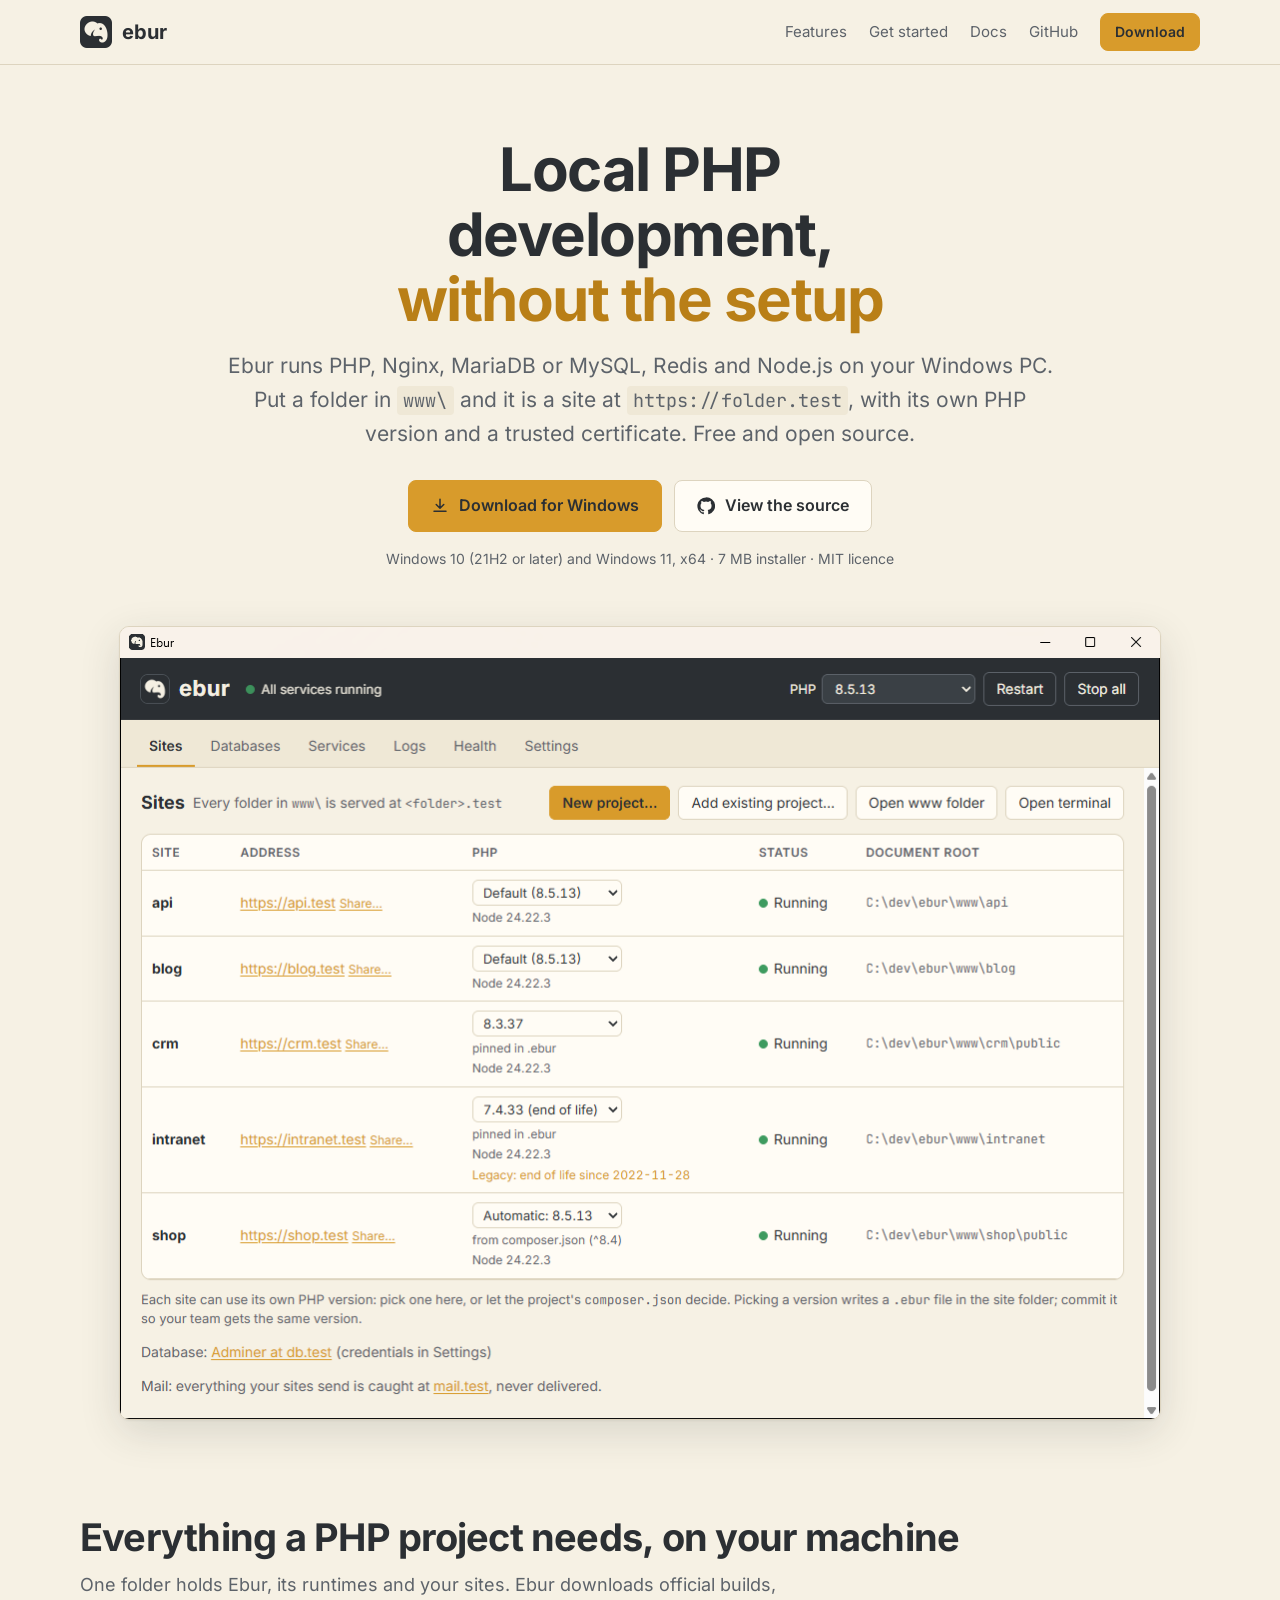
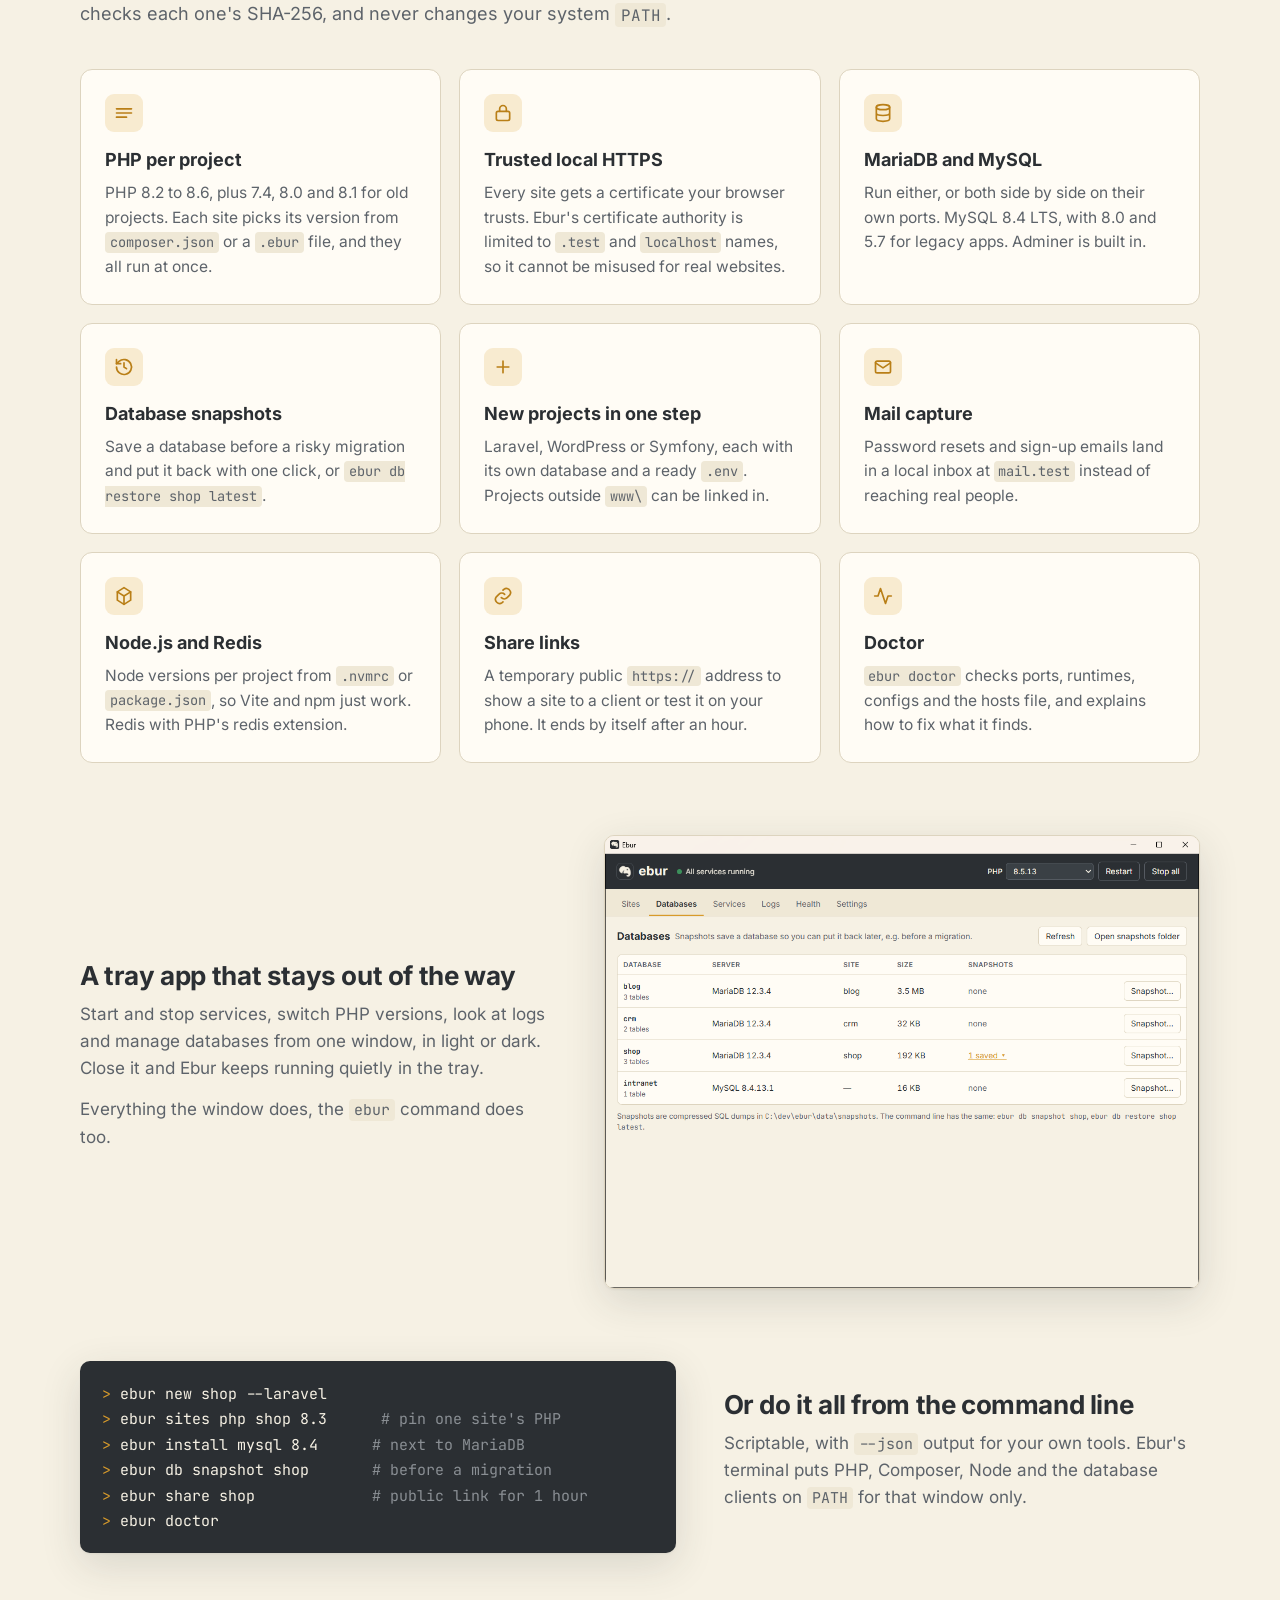
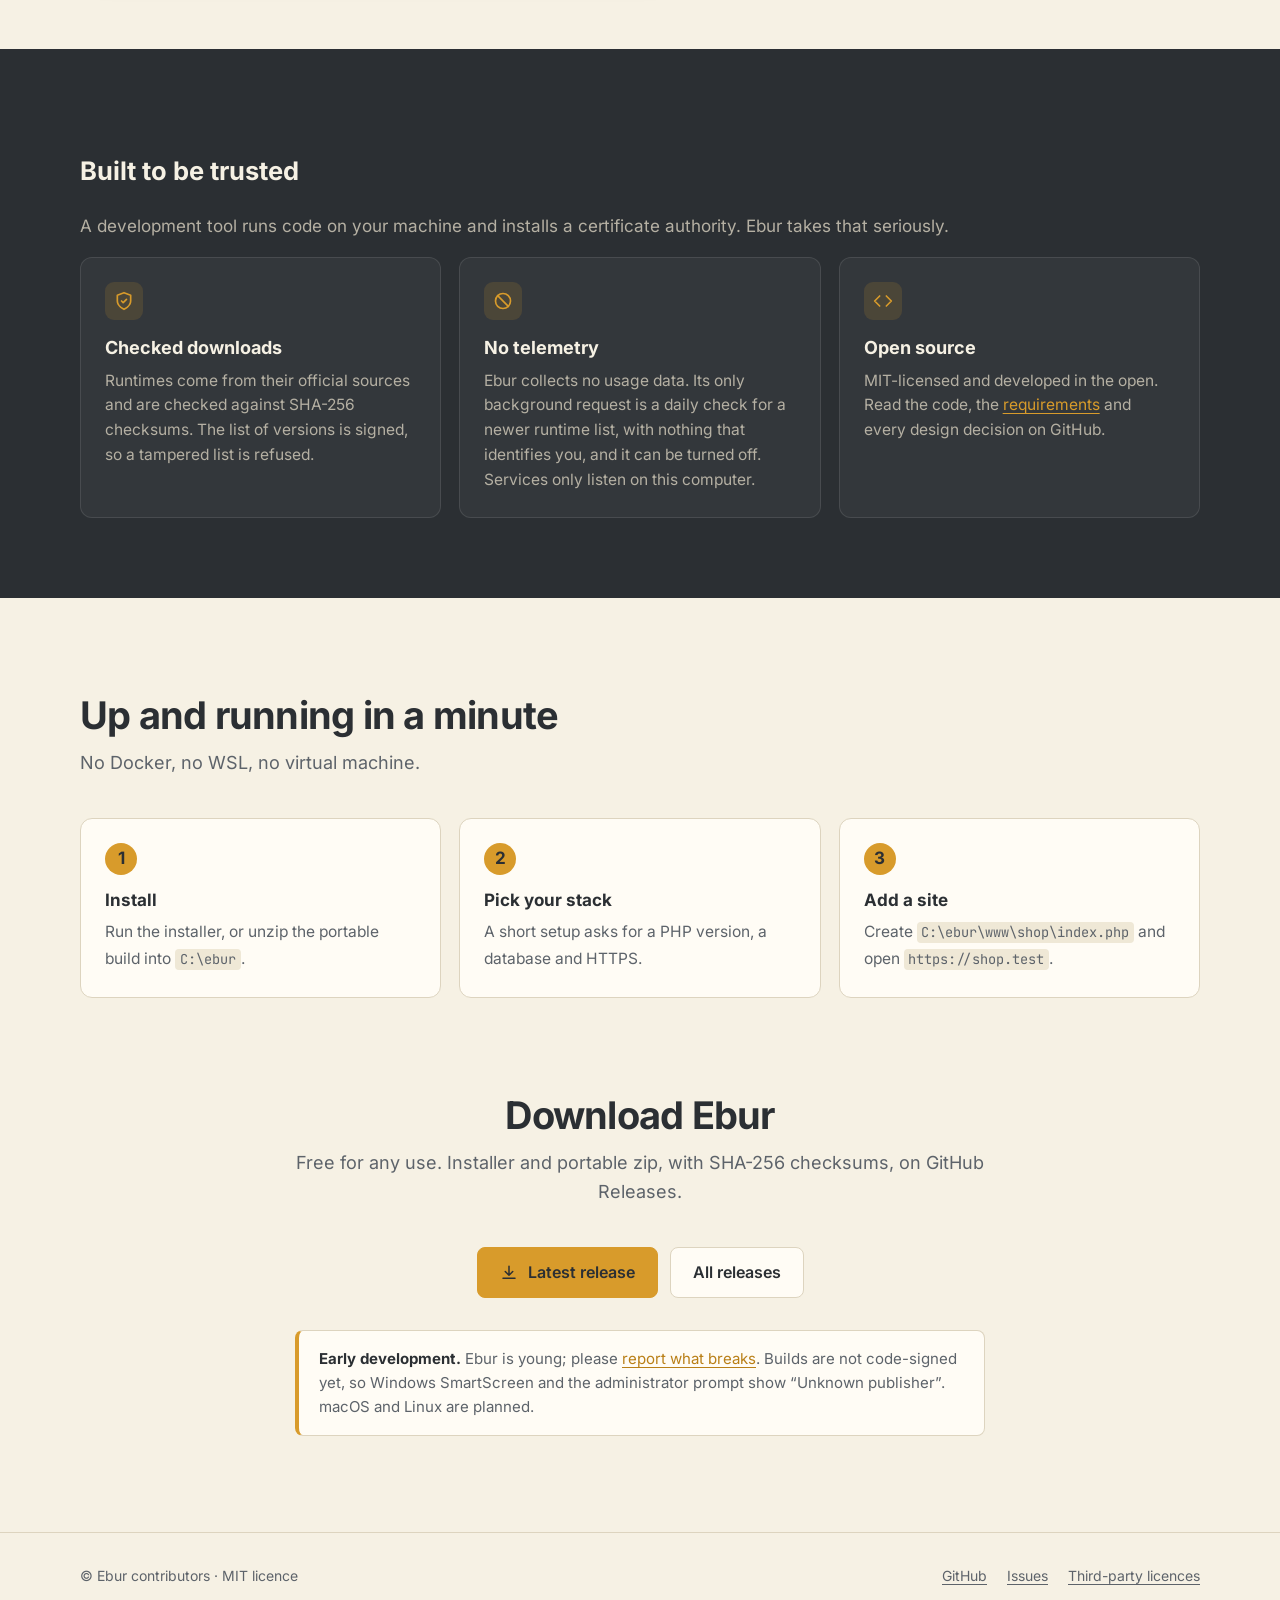
<file: index.html>
<!doctype html>
<html lang="en">
<head>
  <meta charset="utf-8">
  <meta name="viewport" content="width=device-width, initial-scale=1">
  <title>Ebur: local PHP development for Windows</title>
  <meta name="description" content="Ebur is a free, open-source local PHP development environment for Windows: PHP per project, Nginx, MariaDB or MySQL, Redis, Node.js and trusted local HTTPS, in one folder.">
  <meta name="color-scheme" content="light dark">
  <meta name="theme-color" content="#f6f1e4" media="(prefers-color-scheme: light)">
  <meta name="theme-color" content="#1f2225" media="(prefers-color-scheme: dark)">
  <!-- When the site moves to its own domain, update every https://ebur-dev.github.io/ URL in this file, robots.txt and sitemap.xml. -->
  <link rel="canonical" href="https://ebur-dev.github.io/">
  <meta property="og:type" content="website">
  <meta property="og:site_name" content="Ebur">
  <meta property="og:url" content="https://ebur-dev.github.io/">
  <meta property="og:title" content="Ebur: local PHP development for Windows">
  <meta property="og:description" content="Free and open source. Every folder is a site with its own PHP version, HTTPS and database.">
  <meta property="og:image" content="https://ebur-dev.github.io/assets/og.png">
  <meta property="og:image:width" content="1200">
  <meta property="og:image:height" content="630">
  <meta property="og:image:alt" content="Ebur: local PHP development for Windows, next to its Sites window">
  <meta name="twitter:card" content="summary_large_image">
  <meta name="twitter:title" content="Ebur: local PHP development for Windows">
  <meta name="twitter:description" content="Free and open source. Every folder is a site with its own PHP version, HTTPS and database.">
  <meta name="twitter:image" content="https://ebur-dev.github.io/assets/og.png">
  <script type="application/ld+json">
  {
    "@context": "https://schema.org",
    "@type": "SoftwareApplication",
    "name": "Ebur",
    "description": "A free, open-source local PHP development environment for Windows: PHP per project, Nginx, MariaDB or MySQL, Redis, Node.js and trusted local HTTPS, in one folder.",
    "url": "https://ebur-dev.github.io/",
    "applicationCategory": "DeveloperApplication",
    "operatingSystem": "Windows 10, Windows 11",
    "isAccessibleForFree": true,
    "offers": { "@type": "Offer", "price": "0", "priceCurrency": "USD" },
    "license": "https://opensource.org/licenses/MIT",
    "downloadUrl": "https://github.com/ebur-dev/ebur/releases/latest",
    "image": "https://ebur-dev.github.io/assets/ebur.png",
    "screenshot": "https://ebur-dev.github.io/assets/sites.png",
    "sameAs": ["https://github.com/ebur-dev/ebur"]
  }
  </script>
  <link rel="icon" href="favicon.ico" sizes="any">
  <link rel="icon" href="assets/ebur.png" type="image/png">
  <link rel="preload" href="fonts/inter.woff2" as="font" type="font/woff2" crossorigin>
  <link rel="stylesheet" href="style.css">
</head>
<body>

<header class="top">
  <div class="wrap">
    <a class="brand" href="#"><img src="assets/ebur.png" alt="" width="32" height="32">ebur</a>
    <nav>
      <a class="opt" href="#features">Features</a>
      <a class="opt" href="#start">Get started</a>
      <a class="opt" href="https://github.com/ebur-dev/ebur#readme">Docs</a>
      <a href="https://github.com/ebur-dev/ebur">GitHub</a>
      <a class="btn small primary" href="#download">Download</a>
    </nav>
  </div>
</header>

<main>
  <div class="hero wrap">
    <h1>Local PHP development, <em>without the setup</em></h1>
    <p class="lead">Ebur runs PHP, Nginx, MariaDB or MySQL, Redis and Node.js on your Windows PC. Put a folder in <code>www\</code> and it is a site at <code>https://folder.test</code>, with its own PHP version and a trusted certificate. Free and open source.</p>
    <div class="actions">
      <a class="btn primary" href="https://github.com/ebur-dev/ebur/releases/latest">
        <svg viewBox="0 0 24 24" fill="none" stroke="currentColor" stroke-width="2" stroke-linecap="round" stroke-linejoin="round" aria-hidden="true"><path d="M12 3v12m0 0-5-5m5 5 5-5M4 19h16"/></svg>
        Download for Windows
      </a>
      <a class="btn" href="https://github.com/ebur-dev/ebur">
        <svg viewBox="0 0 24 24" fill="currentColor" aria-hidden="true"><path d="M12 .5a11.5 11.5 0 0 0-3.64 22.41c.58.1.79-.25.79-.56v-2c-3.2.7-3.88-1.37-3.88-1.37-.52-1.33-1.28-1.69-1.28-1.69-1.05-.71.08-.7.08-.7 1.16.08 1.77 1.19 1.77 1.19 1.03 1.77 2.7 1.26 3.36.96.1-.75.4-1.26.73-1.55-2.55-.29-5.24-1.28-5.24-5.68 0-1.26.45-2.28 1.19-3.09-.12-.29-.52-1.46.11-3.05 0 0 .97-.31 3.17 1.18a11 11 0 0 1 5.77 0c2.2-1.49 3.17-1.18 3.17-1.18.63 1.59.23 2.76.11 3.05.74.81 1.19 1.83 1.19 3.09 0 4.41-2.69 5.38-5.25 5.67.41.36.78 1.06.78 2.14v3.17c0 .31.21.67.8.56A11.5 11.5 0 0 0 12 .5Z"/></svg>
        View the source
      </a>
    </div>
    <p class="fine">Windows 10 (21H2 or later) and Windows 11, x64 &middot; 7 MB installer &middot; MIT licence</p>
    <div class="shot">
      <picture>
        <source media="(prefers-color-scheme: dark)" srcset="assets/sites-dark.png">
        <img src="assets/sites.png" width="1042" height="793" alt="Ebur's Sites tab: five local sites running over HTTPS, each on its own PHP version (8.5, 8.3 and a legacy 7.4)">
      </picture>
    </div>
  </div>

  <section id="features">
    <div class="wrap">
      <h2>Everything a PHP project needs, on your machine</h2>
      <p class="intro">One folder holds Ebur, its runtimes and your sites. Ebur downloads official builds, checks each one's SHA-256, and never changes your system <code>PATH</code>.</p>
      <div class="grid">
        <div class="card">
          <div class="icon"><svg viewBox="0 0 24 24" fill="none" stroke="currentColor" stroke-width="2" stroke-linecap="round" stroke-linejoin="round"><path d="M3 7h18M3 12h18M3 17h12"/></svg></div>
          <h3>PHP per project</h3>
          <p>PHP 8.2 to 8.6, plus 7.4, 8.0 and 8.1 for old projects. Each site picks its version from <code>composer.json</code> or a <code>.ebur</code> file, and they all run at once.</p>
        </div>
        <div class="card">
          <div class="icon"><svg viewBox="0 0 24 24" fill="none" stroke="currentColor" stroke-width="2" stroke-linecap="round" stroke-linejoin="round"><rect x="4" y="10" width="16" height="11" rx="2"/><path d="M8 10V7a4 4 0 0 1 8 0v3"/></svg></div>
          <h3>Trusted local HTTPS</h3>
          <p>Every site gets a certificate your browser trusts. Ebur's certificate authority is limited to <code>.test</code> and <code>localhost</code> names, so it cannot be misused for real websites.</p>
        </div>
        <div class="card">
          <div class="icon"><svg viewBox="0 0 24 24" fill="none" stroke="currentColor" stroke-width="2" stroke-linecap="round" stroke-linejoin="round"><ellipse cx="12" cy="5" rx="8" ry="3"/><path d="M4 5v14c0 1.7 3.6 3 8 3s8-1.3 8-3V5M4 12c0 1.7 3.6 3 8 3s8-1.3 8-3"/></svg></div>
          <h3>MariaDB and MySQL</h3>
          <p>Run either, or both side by side on their own ports. MySQL 8.4 LTS, with 8.0 and 5.7 for legacy apps. Adminer is built in.</p>
        </div>
        <div class="card">
          <div class="icon"><svg viewBox="0 0 24 24" fill="none" stroke="currentColor" stroke-width="2" stroke-linecap="round" stroke-linejoin="round"><path d="M3 12a9 9 0 1 0 3-6.7L3 8"/><path d="M3 3v5h5M12 7v5l3 2"/></svg></div>
          <h3>Database snapshots</h3>
          <p>Save a database before a risky migration and put it back with one click, or <code>ebur db restore shop latest</code>.</p>
        </div>
        <div class="card">
          <div class="icon"><svg viewBox="0 0 24 24" fill="none" stroke="currentColor" stroke-width="2" stroke-linecap="round" stroke-linejoin="round"><path d="M12 5v14M5 12h14"/></svg></div>
          <h3>New projects in one step</h3>
          <p>Laravel, WordPress or Symfony, each with its own database and a ready <code>.env</code>. Projects outside <code>www\</code> can be linked in.</p>
        </div>
        <div class="card">
          <div class="icon"><svg viewBox="0 0 24 24" fill="none" stroke="currentColor" stroke-width="2" stroke-linecap="round" stroke-linejoin="round"><rect x="3" y="5" width="18" height="14" rx="2"/><path d="m3 7 9 6 9-6"/></svg></div>
          <h3>Mail capture</h3>
          <p>Password resets and sign-up emails land in a local inbox at <code>mail.test</code> instead of reaching real people.</p>
        </div>
        <div class="card">
          <div class="icon"><svg viewBox="0 0 24 24" fill="none" stroke="currentColor" stroke-width="2" stroke-linecap="round" stroke-linejoin="round"><path d="M12 2 4 7v10l8 5 8-5V7z"/><path d="M12 22V12M4 7l8 5 8-5"/></svg></div>
          <h3>Node.js and Redis</h3>
          <p>Node versions per project from <code>.nvmrc</code> or <code>package.json</code>, so Vite and npm just work. Redis with PHP's redis extension.</p>
        </div>
        <div class="card">
          <div class="icon"><svg viewBox="0 0 24 24" fill="none" stroke="currentColor" stroke-width="2" stroke-linecap="round" stroke-linejoin="round"><path d="M10 14a5 5 0 0 0 7 0l3-3a5 5 0 0 0-7-7l-1 1"/><path d="M14 10a5 5 0 0 0-7 0l-3 3a5 5 0 0 0 7 7l1-1"/></svg></div>
          <h3>Share links</h3>
          <p>A temporary public <code>https://</code> address to show a site to a client or test it on your phone. It ends by itself after an hour.</p>
        </div>
        <div class="card">
          <div class="icon"><svg viewBox="0 0 24 24" fill="none" stroke="currentColor" stroke-width="2" stroke-linecap="round" stroke-linejoin="round"><path d="M22 12h-4l-3 9L9 3l-3 9H2"/></svg></div>
          <h3>Doctor</h3>
          <p><code>ebur doctor</code> checks ports, runtimes, configs and the hosts file, and explains how to fix what it finds.</p>
        </div>
      </div>

      <div class="split">
        <div>
          <h3>A tray app that stays out of the way</h3>
          <p>Start and stop services, switch PHP versions, look at logs and manage databases from one window, in light or dark. Close it and Ebur keeps running quietly in the tray.</p>
          <p>Everything the window does, the <code>ebur</code> command does too.</p>
        </div>
        <div class="shot"><img src="assets/databases.png" width="1042" height="793" loading="lazy" alt="Databases tab listing databases on MariaDB 12.3 and MySQL 8.4, with their sizes, sites and snapshots"></div>
      </div>

      <div class="split flip">
        <div>
          <h3>Or do it all from the command line</h3>
          <p>Scriptable, with <code>--json</code> output for your own tools. Ebur's terminal puts PHP, Composer, Node and the database clients on <code>PATH</code> for that window only.</p>
        </div>
<pre class="term"><span class="p">&gt;</span> ebur new shop --laravel
<span class="p">&gt;</span> ebur sites php shop 8.3      <span class="c"># pin one site's PHP</span>
<span class="p">&gt;</span> ebur install mysql 8.4      <span class="c"># next to MariaDB</span>
<span class="p">&gt;</span> ebur db snapshot shop       <span class="c"># before a migration</span>
<span class="p">&gt;</span> ebur share shop             <span class="c"># public link for 1 hour</span>
<span class="p">&gt;</span> ebur doctor</pre>
      </div>
    </div>
  </section>

  <div class="band">
    <div class="wrap">
      <h2>Built to be trusted</h2>
      <p class="intro">A development tool runs code on your machine and installs a certificate authority. Ebur takes that seriously.</p>
      <div class="grid">
        <div class="card">
          <div class="icon"><svg viewBox="0 0 24 24" fill="none" stroke="currentColor" stroke-width="2" stroke-linecap="round" stroke-linejoin="round"><path d="M12 22s8-4 8-10V5l-8-3-8 3v7c0 6 8 10 8 10z"/><path d="m9 12 2 2 4-4"/></svg></div>
          <h3>Checked downloads</h3>
          <p>Runtimes come from their official sources and are checked against SHA-256 checksums. The list of versions is signed, so a tampered list is refused.</p>
        </div>
        <div class="card">
          <div class="icon"><svg viewBox="0 0 24 24" fill="none" stroke="currentColor" stroke-width="2" stroke-linecap="round" stroke-linejoin="round"><circle cx="12" cy="12" r="9"/><path d="M5.6 5.6l12.8 12.8"/></svg></div>
          <h3>No telemetry</h3>
          <p>Ebur collects no usage data. Its only background request is a daily check for a newer runtime list, with nothing that identifies you, and it can be turned off. Services only listen on this computer.</p>
        </div>
        <div class="card">
          <div class="icon"><svg viewBox="0 0 24 24" fill="none" stroke="currentColor" stroke-width="2" stroke-linecap="round" stroke-linejoin="round"><path d="m16 18 6-6-6-6M8 6l-6 6 6 6"/></svg></div>
          <h3>Open source</h3>
          <p>MIT-licensed and developed in the open. Read the code, the <a href="https://github.com/ebur-dev/ebur#readme">requirements</a> and every design decision on GitHub.</p>
        </div>
      </div>
    </div>
  </div>

  <section id="start">
    <div class="wrap">
      <h2>Up and running in a minute</h2>
      <p class="intro">No Docker, no WSL, no virtual machine.</p>
      <ol class="steps">
        <li><strong>Install</strong><span>Run the installer, or unzip the portable build into <code>C:\ebur</code>.</span></li>
        <li><strong>Pick your stack</strong><span>A short setup asks for a PHP version, a database and HTTPS.</span></li>
        <li><strong>Add a site</strong><span>Create <code>C:\ebur\www\shop\index.php</code> and open <code>https://shop.test</code>.</span></li>
      </ol>
    </div>
  </section>

  <section class="download" id="download">
    <div class="wrap">
      <h2>Download Ebur</h2>
      <p class="intro">Free for any use. Installer and portable zip, with SHA-256 checksums, on GitHub Releases.</p>
      <div class="actions" style="display:flex;gap:12px;justify-content:center;flex-wrap:wrap">
        <a class="btn primary" href="https://github.com/ebur-dev/ebur/releases/latest">
          <svg viewBox="0 0 24 24" fill="none" stroke="currentColor" stroke-width="2" stroke-linecap="round" stroke-linejoin="round" aria-hidden="true"><path d="M12 3v12m0 0-5-5m5 5 5-5M4 19h16"/></svg>
          Latest release
        </a>
        <a class="btn" href="https://github.com/ebur-dev/ebur/releases">All releases</a>
      </div>
      <div class="notice">
        <strong>Early development.</strong> Ebur is young; please <a href="https://github.com/ebur-dev/ebur/issues">report what breaks</a>.
        Builds are not code-signed yet, so Windows SmartScreen and the administrator prompt show &ldquo;Unknown publisher&rdquo;.
        macOS and Linux are planned.
      </div>
    </div>
  </section>
</main>

<footer>
  <div class="wrap">
    <span>&copy; Ebur contributors &middot; MIT licence</span>
    <div class="links">
      <a href="https://github.com/ebur-dev/ebur">GitHub</a>
      <a href="https://github.com/ebur-dev/ebur/issues">Issues</a>
      <a href="https://github.com/ebur-dev/ebur/blob/main/THIRD_PARTY.md">Third-party licences</a>
    </div>
  </div>
</footer>

</body>
</html>
</file>
<file: style.css>
/* Ebur website. Same palette as the app: warm ivory, elephant grey, one
   gold accent. Fonts are served from this site (no third-party requests). */
@font-face {
  font-family: "Inter Variable";
  src: url("fonts/inter.woff2") format("woff2");
  font-weight: 100 900;
  font-display: swap;
}
@font-face {
  font-family: "JetBrains Mono Variable";
  src: url("fonts/jetbrains-mono.woff2") format("woff2");
  font-weight: 100 800;
  font-display: swap;
}

:root {
  --bg: #f6f1e4;
  --surface: #fffcf5;
  --surface-2: #efe8d6;
  --text: #2b2f33;
  --muted: #5d636a;
  --border: #ddd4bf;
  --gold: #d89b2b;
  --gold-strong: #b97f17;
  --band: #2b2f33;
  --band-text: #f6f1e4;
  --code-bg: #2b2f33;
  --code-text: #f6f1e4;
  --shadow: 0 1px 2px rgba(43, 47, 51, .06), 0 12px 40px rgba(43, 47, 51, .14);
  --font-ui: "Inter Variable", "Segoe UI Variable", "Segoe UI", system-ui, sans-serif;
  --font-mono: "JetBrains Mono Variable", Consolas, ui-monospace, monospace;
  color-scheme: light;
}
@media (prefers-color-scheme: dark) {
  :root {
    --bg: #1f2225;
    --surface: #2b2f33;
    --surface-2: #343a3f;
    --text: #f6f1e4;
    --muted: #b5b0a3;
    --border: #41474d;
    --gold-strong: #e6ae45;
    --band: #16181a;
    --code-bg: #16181a;
    --shadow: 0 1px 2px rgba(0, 0, 0, .3), 0 12px 40px rgba(0, 0, 0, .45);
    color-scheme: dark;
  }
}

* { box-sizing: border-box; }
html { scroll-behavior: smooth; }
body {
  margin: 0;
  background: var(--bg);
  color: var(--text);
  font: 17px/1.6 var(--font-ui);
  -webkit-font-smoothing: antialiased;
}
img { max-width: 100%; height: auto; display: block; }
a { color: var(--gold-strong); text-underline-offset: 3px; }
a:hover { color: var(--text); }
code, pre { font-family: var(--font-mono); font-size: .88em; }
:not(pre) > code {
  background: var(--surface-2);
  padding: .1em .35em;
  border-radius: 4px;
  overflow-wrap: anywhere;
}
:focus-visible { outline: 2px solid var(--gold); outline-offset: 3px; border-radius: 4px; }

.wrap { width: min(1120px, 100% - 32px); margin-inline: auto; }

/* Header */
header.top {
  position: sticky; top: 0; z-index: 10;
  background: color-mix(in srgb, var(--bg) 88%, transparent);
  backdrop-filter: blur(10px);
  border-bottom: 1px solid var(--border);
}
header.top .wrap { display: flex; align-items: center; gap: 24px; height: 64px; }
.brand { display: flex; align-items: center; gap: 10px; font-weight: 700; font-size: 20px; color: var(--text); text-decoration: none; }
.brand img { width: 32px; height: 32px; }
nav { margin-left: auto; display: flex; gap: 22px; align-items: center; }
nav a { color: var(--muted); text-decoration: none; font-size: 15px; }
nav a:hover { color: var(--text); }
@media (max-width: 720px) { nav a.opt { display: none; } }

/* Buttons */
.btn {
  display: inline-flex; align-items: center; gap: 10px;
  padding: 12px 22px; border-radius: 8px;
  font-weight: 600; text-decoration: none; font-size: 16px;
  border: 1px solid var(--border); color: var(--text); background: var(--surface);
}
.btn:hover { border-color: var(--gold); color: var(--text); }
.btn.primary { background: var(--gold); border-color: var(--gold); color: #2b2f33; }
.btn.primary:hover { background: #e3a942; color: #2b2f33; }
.btn.small { padding: 7px 14px; font-size: 14px; }
.btn svg { width: 18px; height: 18px; flex: none; }

/* Hero */
.hero { padding: 72px 0 0; text-align: center; }
.hero h1 {
  font-size: clamp(36px, 6vw, 60px); line-height: 1.08; letter-spacing: -.025em;
  margin: 0 auto 18px; max-width: 15ch;
}
.hero h1 em { font-style: normal; color: var(--gold-strong); }
.hero p.lead { font-size: clamp(18px, 2.2vw, 21px); color: var(--muted); max-width: 40em; margin: 0 auto 30px; }
.hero .actions { display: flex; gap: 12px; justify-content: center; flex-wrap: wrap; }
.hero .fine { color: var(--muted); font-size: 14px; margin: 16px 0 0; }
.shot {
  margin: 56px auto 0; max-width: 1042px;
  border-radius: 10px; overflow: hidden;
  box-shadow: var(--shadow); border: 1px solid var(--border);
}

/* Sections */
section { padding: 96px 0 0; }
section h2 { font-size: clamp(28px, 4vw, 38px); letter-spacing: -.02em; line-height: 1.15; margin: 0 0 12px; }
section .intro { color: var(--muted); max-width: 42em; margin: 0 0 40px; font-size: 18px; }

.grid { display: grid; gap: 18px; grid-template-columns: repeat(auto-fill, minmax(min(100%, 300px), 1fr)); }
.card {
  background: var(--surface); border: 1px solid var(--border); border-radius: 12px;
  padding: 24px;
}
.card h3 { margin: 0 0 6px; font-size: 18px; }
.card p { margin: 0; color: var(--muted); font-size: 15.5px; }
.card .icon {
  width: 38px; height: 38px; border-radius: 9px; margin-bottom: 14px;
  display: grid; place-items: center;
  background: color-mix(in srgb, var(--gold) 18%, transparent); color: var(--gold-strong);
}
.card .icon svg { width: 20px; height: 20px; }

/* Split rows: text beside an image or code */
.split { display: grid; gap: 48px; align-items: center; grid-template-columns: 1fr 1.25fr; margin-top: 72px; }
.split > *, .grid > *, ol.steps > li { min-width: 0; } /* let wide code scroll instead of widening the page */
.split.flip { grid-template-columns: 1.25fr 1fr; }
.split.flip > :first-child { order: 2; }
.split h3 { font-size: 26px; letter-spacing: -.015em; margin: 0 0 10px; line-height: 1.2; }
.split p { color: var(--muted); margin: 0 0 14px; }
.split .shot { margin: 0; }
@media (max-width: 860px) {
  .split { grid-template-columns: 1fr; gap: 24px; }
  .split.flip > :first-child { order: 0; }
}

pre.term {
  background: var(--code-bg); color: var(--code-text);
  border-radius: 10px; padding: 20px 22px; margin: 0;
  overflow-x: auto; line-height: 1.7; box-shadow: var(--shadow);
}
pre.term .p { color: var(--gold); user-select: none; }
pre.term .c { color: #8a8f94; }

/* Steps */
ol.steps { list-style: none; padding: 0; margin: 0; counter-reset: s; display: grid; gap: 18px; grid-template-columns: repeat(auto-fit, minmax(min(100%, 260px), 1fr)); }
ol.steps li { counter-increment: s; background: var(--surface); border: 1px solid var(--border); border-radius: 12px; padding: 24px; }
ol.steps li::before {
  content: counter(s); display: grid; place-items: center;
  width: 32px; height: 32px; border-radius: 50%; margin-bottom: 12px;
  background: var(--gold); color: #2b2f33; font-weight: 700;
}
ol.steps strong { display: block; margin-bottom: 4px; }
ol.steps span { color: var(--muted); font-size: 15.5px; }

/* Trust band */
.band { background: var(--band); color: var(--band-text); margin-top: 96px; padding: 80px 0; }
.band h2 { color: var(--band-text); }
.band .intro { color: #b5b0a3; }
.band .grid .card { background: rgba(255, 255, 255, .04); border-color: rgba(255, 255, 255, .1); }
.band .card h3 { color: var(--band-text); }
.band .card p { color: #b5b0a3; }
.band .card .icon { color: var(--gold); background: rgba(216, 155, 43, .15); }
.band a { color: var(--gold); }

/* Download */
.download { text-align: center; padding: 96px 0; }
.download .intro { margin-inline: auto; }
.notice {
  max-width: 46em; margin: 32px auto 0; text-align: left;
  background: var(--surface); border: 1px solid var(--border); border-left: 4px solid var(--gold);
  border-radius: 8px; padding: 16px 20px; font-size: 15px; color: var(--muted);
}
.notice strong { color: var(--text); }

footer { border-top: 1px solid var(--border); padding: 32px 0 48px; color: var(--muted); font-size: 14px; }
footer .wrap { display: flex; gap: 16px 28px; flex-wrap: wrap; align-items: center; }
footer .links { margin-left: auto; display: flex; gap: 20px; flex-wrap: wrap; }
footer a { color: var(--muted); }
</file>
